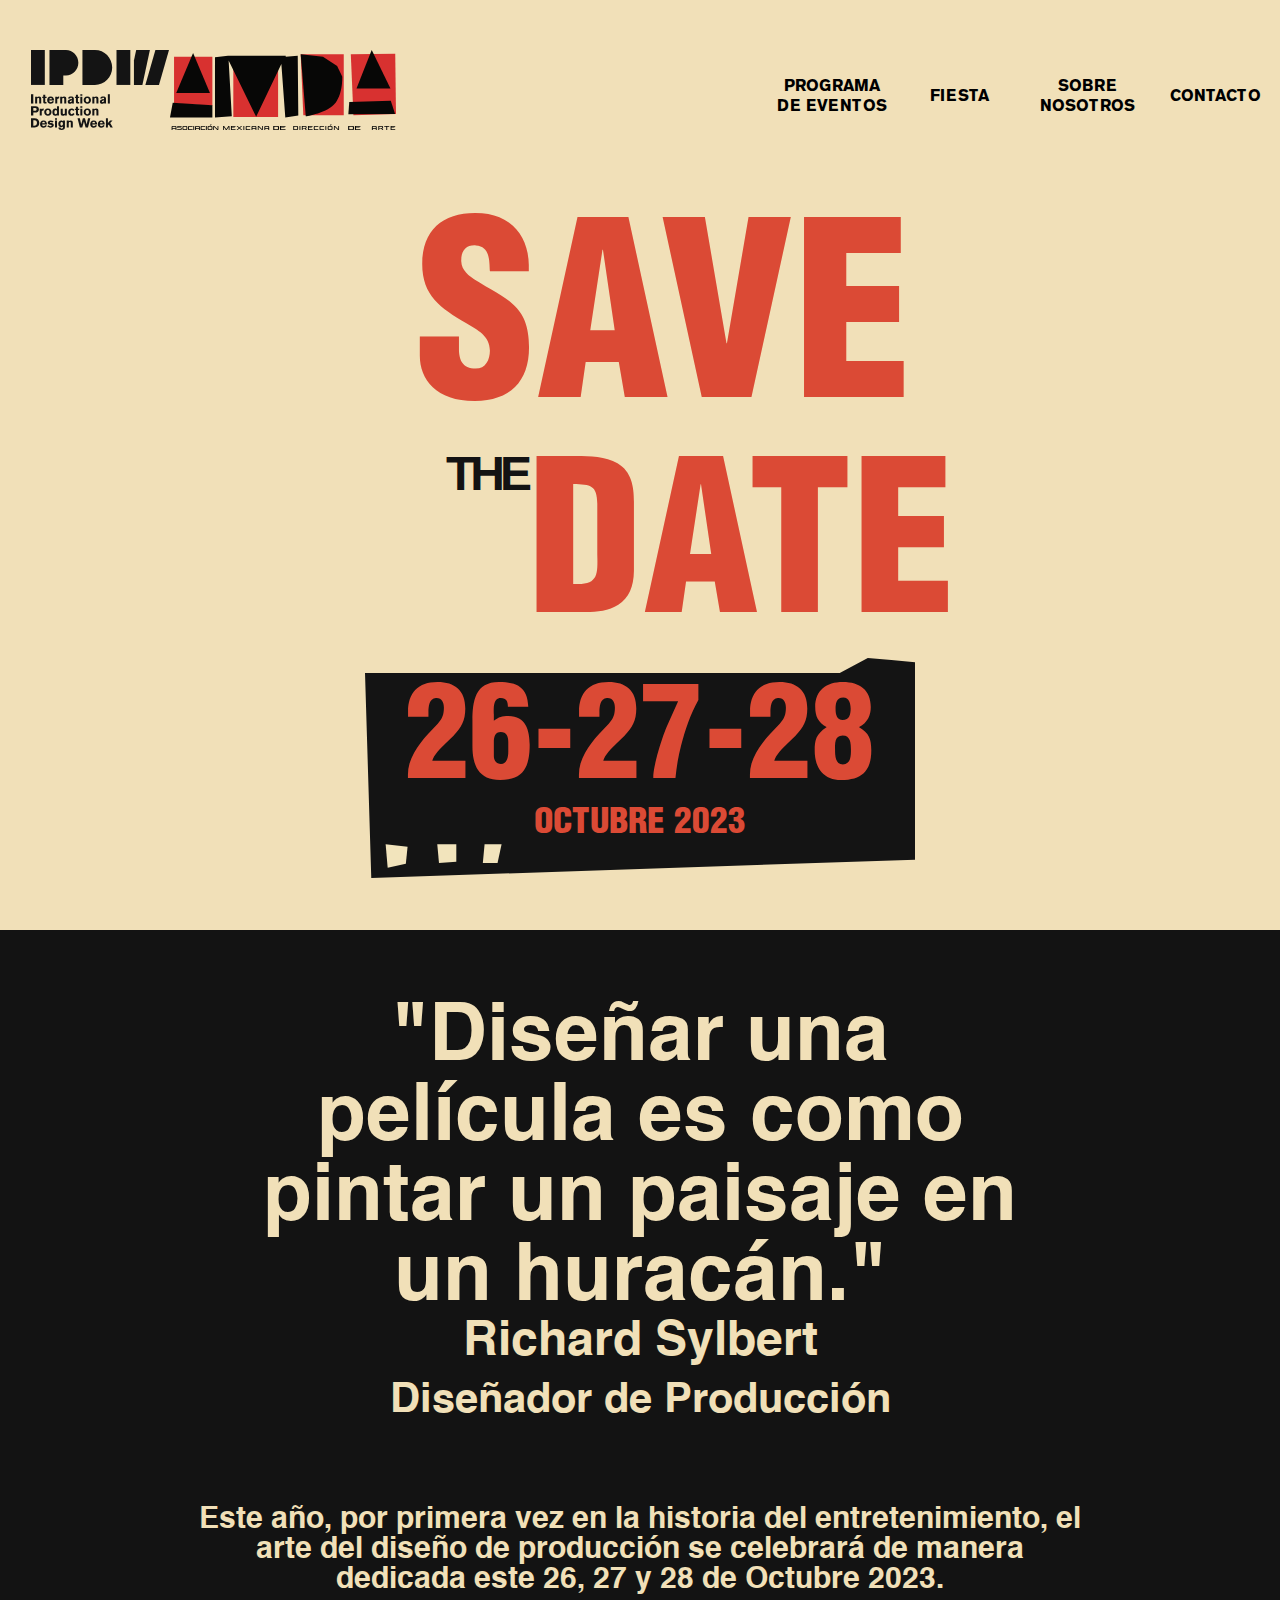
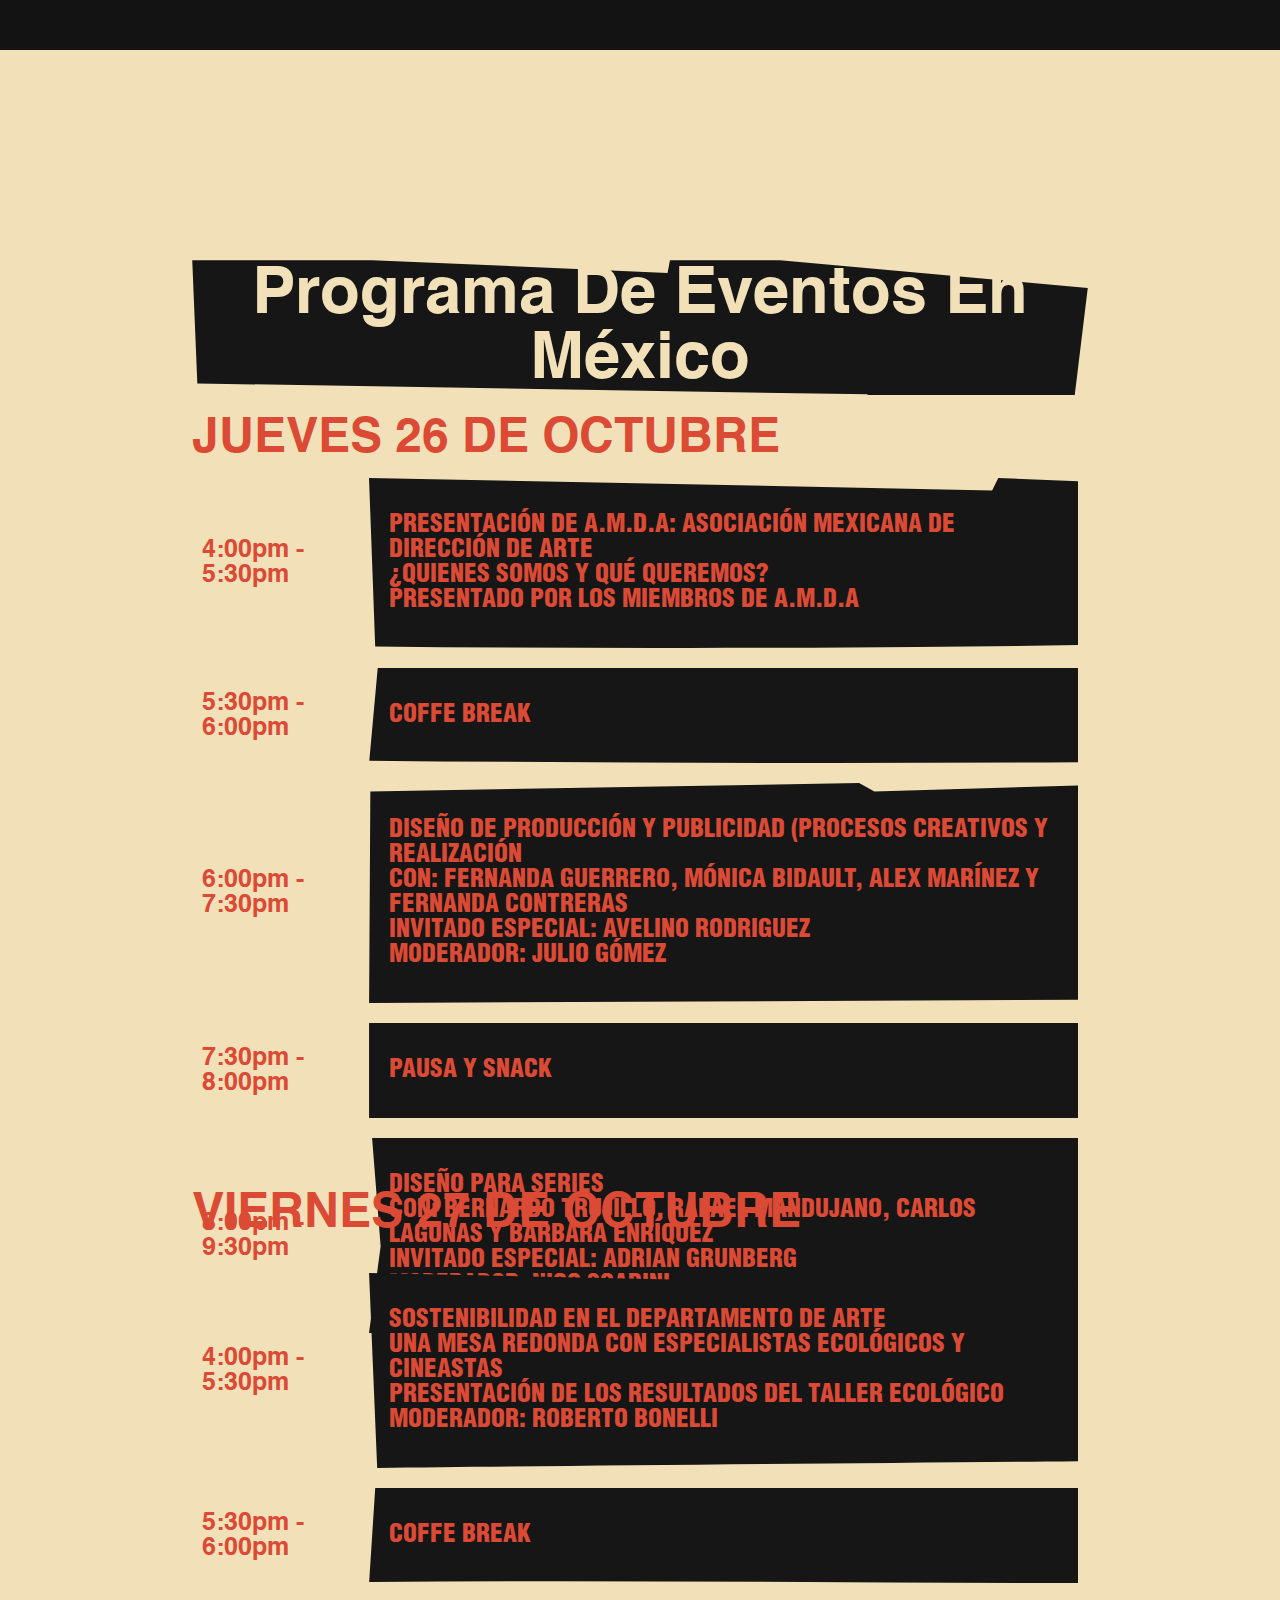
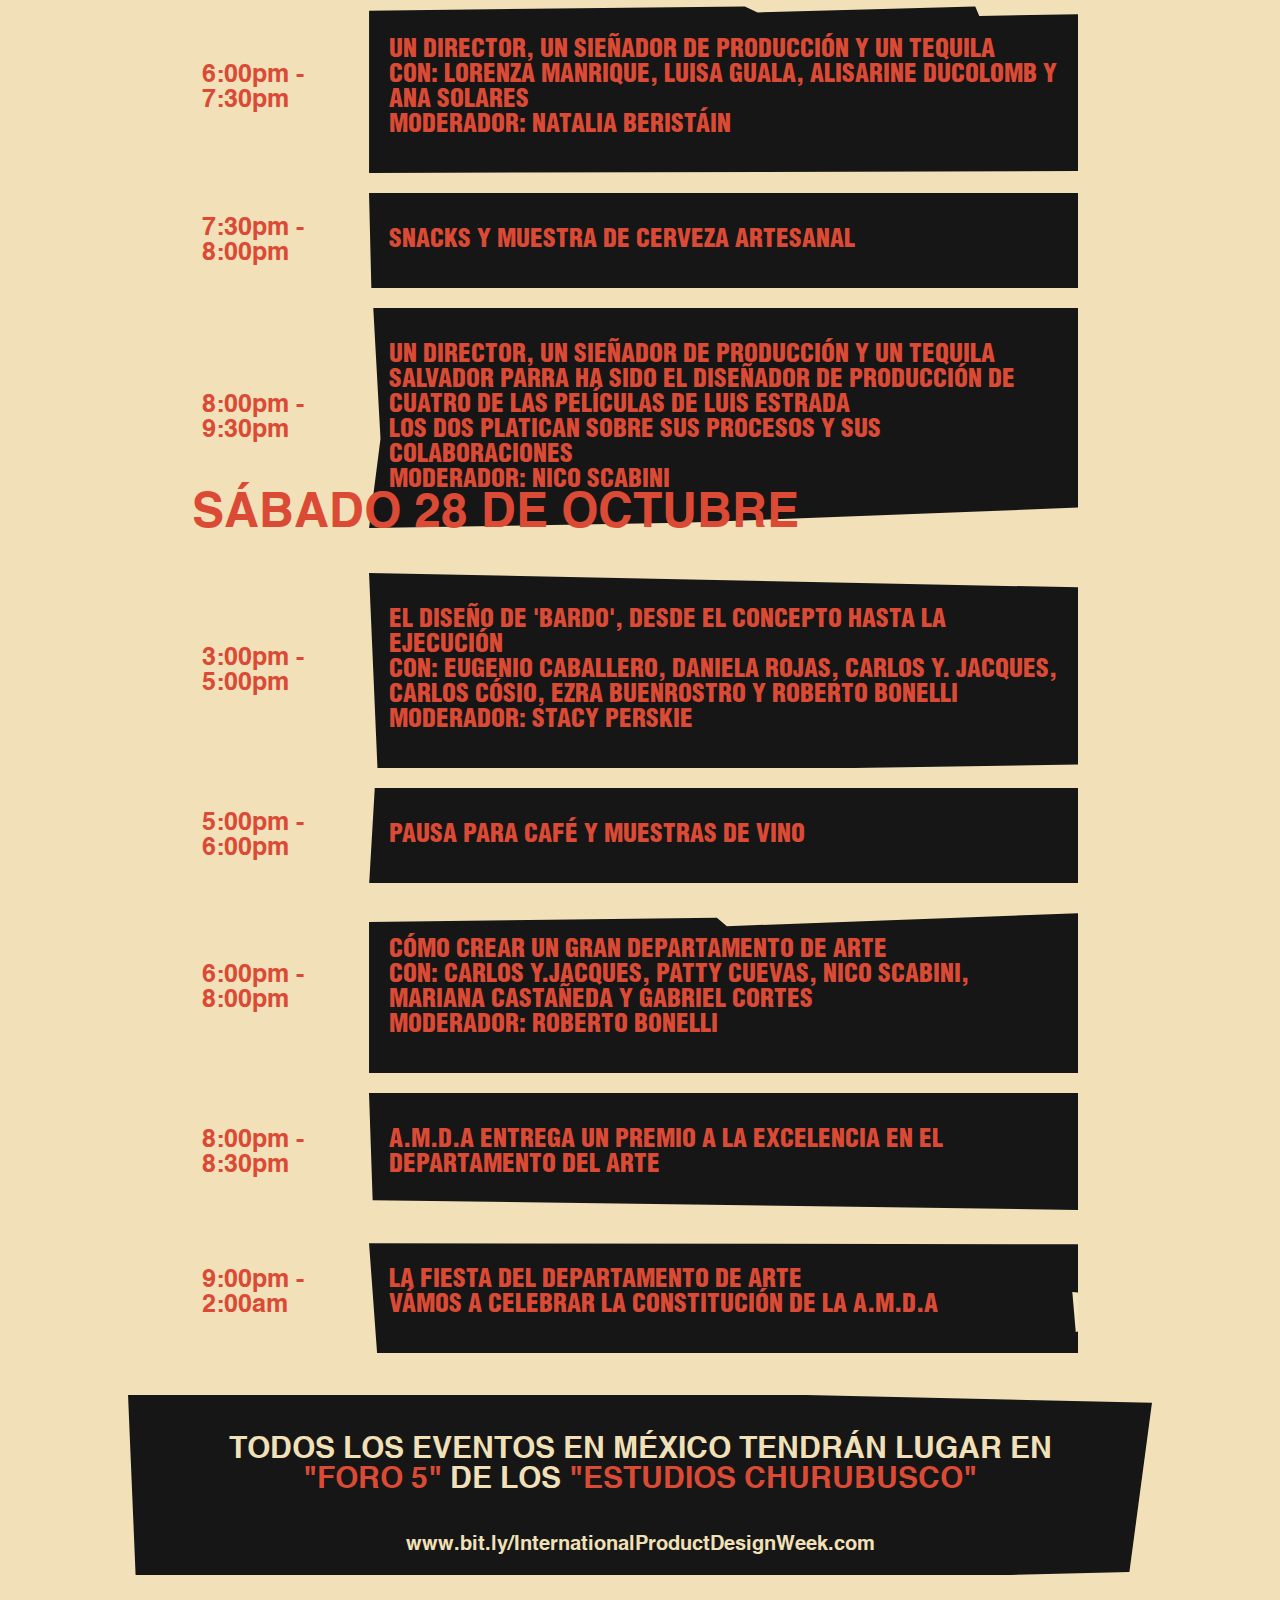
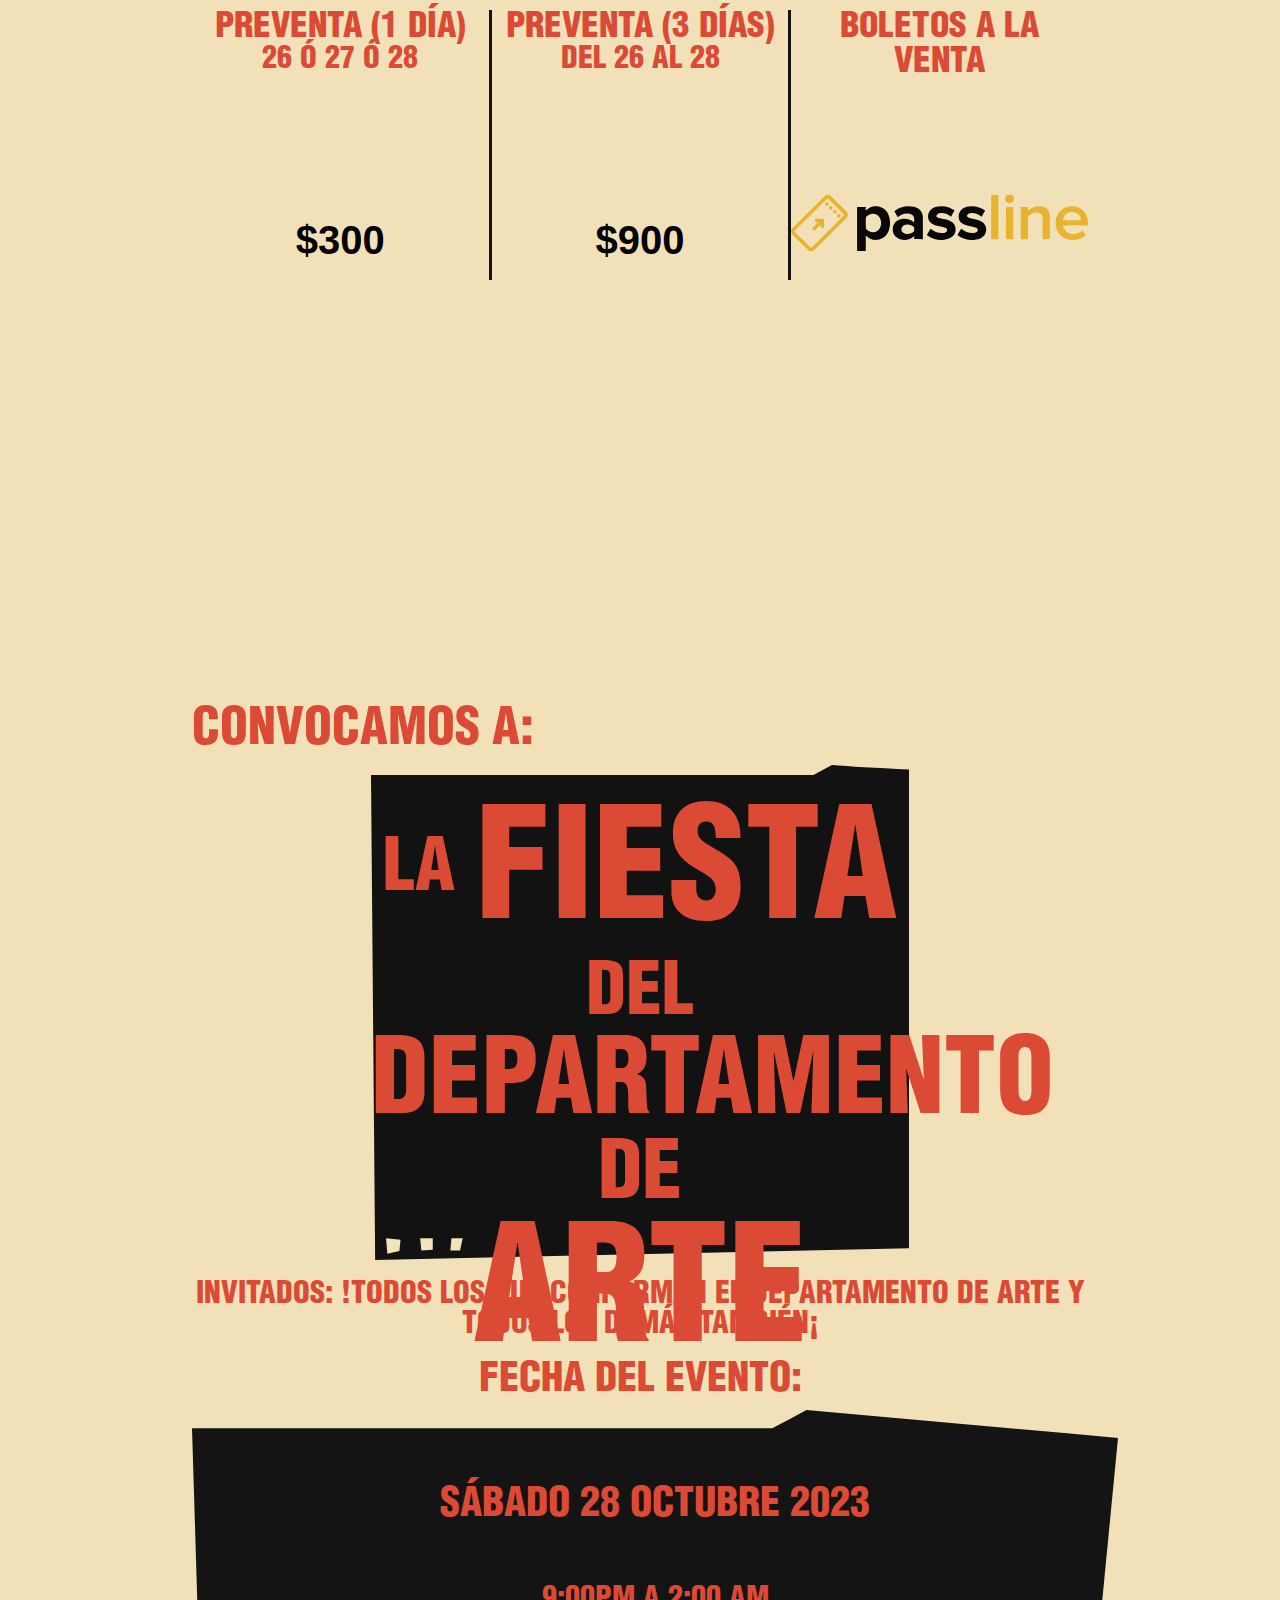
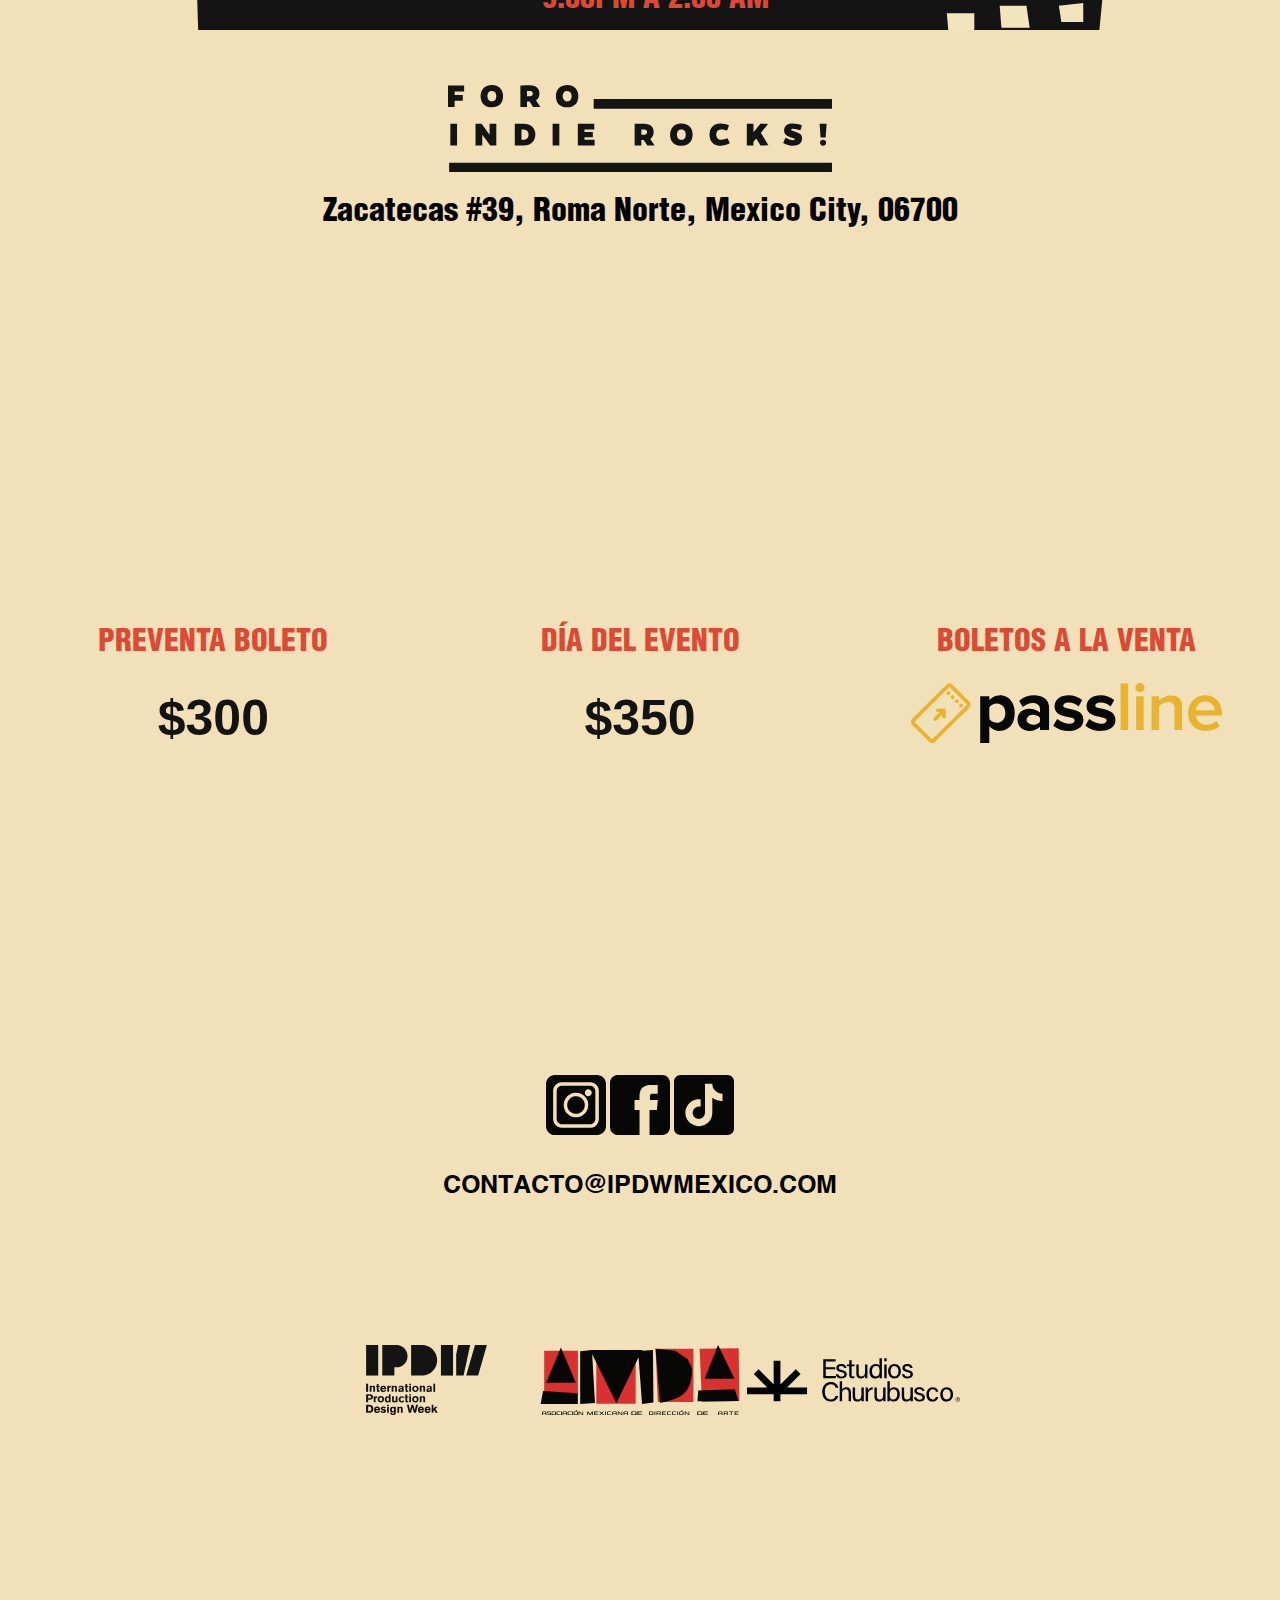
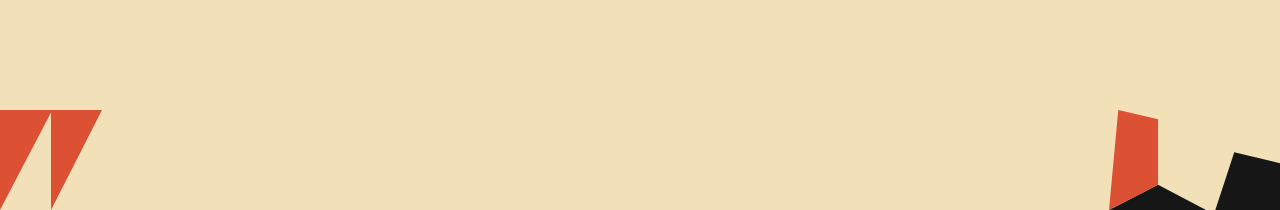
<file: index.html>
<!DOCTYPE html>
<html lang="en">

<head>
    <meta charset="UTF-8">
    <meta name="viewport" content="width=device-width, initial-scale=1.0">
    <title>Document</title>
    <link rel="stylesheet" href="css_normalizer.css">
    <link rel="stylesheet" href="styles.css">
    <link rel="stylesheet" href="svg_styles.css">
    <link rel="icon" href="Favicon-IPDW.png" sizes="32x32" />
    <link rel="icon" href="Favicon-IPDW.png" sizes="192x192" />
</head>

<body>
    <section header>
        <div class="header">
            <div class="header-logo">
                <div class="svg-logo ipdw">
                    <a href="index.html">
                        <img src="svgs/SVG-21.svg" alt="">
                    </a>
                </div>
                <div class="svg-logo amda">
                    <a href="https://www.instagram.com/amda_mx/">
                        <img src="svgs/SVG-23.svg" alt="">
                    </a>
                </div>
            </div>
            <div class="menu">
                <ul>
                    <li>
                        <a href="#Programa_de_eventos">Programa de eventos</a>
                    </li>
                    <li>
                        <a href="#Fiesta">Fiesta</a>
                    </li>
                    <li>
                        <a href="about_us.html">Sobre Nosotros</a>
                    </li>
                    <li>
                        <a href="#Contacto">Contacto</a>
                    </li>
                </ul>
            </div>
        </div>



        <div class="presentation">
            <div class="title">
                <div class="title-save">
                    <h1>SAVE</h1>
                </div>
                <div class="title-the_date">
                    <h2>THE</h2>
                    <h2>DATE</h2>
                </div>
            </div>
            <div class="date">
                <p>26-27-28</p>
                <p>OCTUBRE 2023</p>
            </div>
        </div>
    </section>

    <section details>
        <div class="details">
            <div class="details-quote">
                <p>"Diseñar una película es como pintar un paisaje en un huracán."</p>
                <p>Richard Sylbert</p>
                <p>Diseñador de Producción</p>
            </div>
            <div class="program-details">
                <p>Este año, por primera vez en la historia del entretenimiento, el arte del diseño de producción se
                    celebrará de manera dedicada este 26, 27 y 28 de Octubre 2023.</p>
            </div>
        </div>
    </section>

    <section program jueves>
        <div class="program">
            <div class="program-title" id="Programa_de_eventos">
                <h2>Programa de eventos en México</h2>
            </div>

            <div class="program-day program-jueves">
                <h1>Jueves 26 de octubre</h1>
                <ul>
                    <li>
                        <span>4:00pm - 5:30pm</span>
                        <div class="program-activities activity-1">
                            <h2>Presentación de A.M.D.A: Asociación mexicana de dirección de arte</h2>
                            <p>¿Quienes somos y qué queremos?</p>
                            <p>Presentado por los miembros de a.m.d.a</p>
                        </div>
                    </li>
                    <li>
                        <span>5:30pm - 6:00pm</span>
                        <div class="program-activities activity-2">
                            <h2>coffe break</h2>
                        </div>
                    </li>
                    <li>
                        <span>6:00pm - 7:30pm</span>
                        <div class="program-activities activity-3">
                            <h2>Diseño de producción y publicidad <small>(procesos creativos y realización</small></h2>

                            <p>Con: Fernanda Guerrero, Mónica Bidault, Alex Marínez y Fernanda Contreras</p>
                            <p>Invitado especial: Avelino rodriguez</p> <span class="span-moderador">Moderador: Julio
                                Gómez</span>
                        </div>
                    </li>
                    <li>
                        <span>7:30pm - 8:00pm</span>
                        <div class="program-activities activity-4">
                            <h2>Pausa y snack</h2>
                        </div>
                    </li>
                    <li>
                        <span>8:00pm - 9:30pm</span>
                        <div class="program-activities activity-5">
                            <h2>Diseño para series</h2>
                            <p>Con: Bernardo Trujillo, Rafael Mandujano, Carlos Lagunas y Barbara Enríquez</p>
                            <p>Invitado especial: Adrian Grunberg</p> <span class="span-moderador">Moderador: Nico
                                Scabini</span>
                        </div>
                    </li>
                </ul>
            </div>
        </div>
    </section>

    <section program viernes>
        <div class="program">
            <div class="program-day program-viernes">
                <h1>Viernes 27 de octubre</h1>
                <ul>
                    <li>
                        <span>4:00pm - 5:30pm</span>
                        <div class="program-activities activity-6">
                            <h2>Sostenibilidad en el departamento de arte</h2>
                            <p>Una mesa redonda con especialistas ecológicos y cineastas</p>
                            <p>Presentación de los resultados del taller ecológico</p>
                            <span class="span-moderador">Moderador: Roberto Bonelli</span>
                        </div>
                    </li>
                    <li>
                        <span>5:30pm - 6:00pm</span>
                        <div class="program-activities activity-7">
                            <h2>Coffe break</h2>
                        </div>
                    </li>
                    <li>
                        <span>6:00pm - 7:30pm</span>
                        <div class="program-activities activity-8">
                            <h2>Un director, un sieñador de producción y un tequila</h2>
                            <p>Con: Lorenza Manrique, Luisa Guala, Alisarine Ducolomb y Ana Solares</p>
                            <span class="span-moderador">Moderador: Natalia Beristáin</span>
                        </div>
                    </li>
                    <li>
                        <span>7:30pm - 8:00pm</span>
                        <div class="program-activities activity-9">
                            <h2>Snacks y muestra de cerveza artesanal</h2>
                        </div>
                    </li>
                    <li>
                        <span>8:00pm - 9:30pm</span>
                        <div class="program-activities activity-10">
                            <h2>Un director, un sieñador de producción y un tequila</h2>
                            <p>Salvador Parra ha sido el diseñador de producción de cuatro de las películas de luis
                                estrada</p>
                            <p>Los dos platican sobre sus procesos y sus colaboraciones</p>
                            <span class="span-moderador">Moderador: Nico Scabini</span>
                        </div>
                    </li>
                </ul>
            </div>
        </div>
    </section>


    <section program sabado>
        <div class="program">
            <div class="program-day program-sabado">
                <h1>Sábado 28 de octubre</h1>
                <ul>
                    <li>
                        <span>3:00pm - 5:00pm</span>
                        <div class="program-activities activity-11">
                            <h2>El diseño de 'Bardo', Desde el concepto hasta la ejecución</h2>
                            <p>Con: Eugenio Caballero, Daniela Rojas, Carlos Y. Jacques, Carlos Cósio, Ezra Buenrostro y
                                Roberto Bonelli</p>
                            <span class="span-moderador">Moderador: Stacy Perskie</span>
                        </div>
                    </li>
                    <li>
                        <span>5:00pm - 6:00pm</span>
                        <div class="program-activities activity-12">
                            <h2>Pausa para café y muestras de vino</h2>
                        </div>
                    </li>
                    <li>
                        <span>6:00pm - 8:00pm</span>
                        <div class="program-activities activity-13">
                            <h2>Cómo crear un gran departamento de arte</h2>
                            <p>Con: Carlos Y.Jacques, Patty Cuevas, Nico Scabini, Mariana Castañeda y Gabriel Cortes</p>
                            <span class="span-moderador">Moderador: Roberto Bonelli</span>
                        </div>

                    </li>
                    <li>
                        <span>8:00pm - 8:30pm</span>
                        <div class="program-activities activity-14">
                            <h2>A.M.D.A Entrega un premio a la excelencia en el departamento del arte</h2>
                        </div>
                    </li>
                    <li>
                        <span>9:00pm - 2:00am</span>
                        <div class="program-activities activity-15">
                            <h2>La fiesta del departamento de arte</h2>
                            <p>Vámos a celebrar la constitución de la A.M.D.A</p>
                        </div>
                    </li>
                </ul>
            </div>
        </div>
    </section>

    <section program information>
        <div class="program-information">
            <div>
                <p>Todos los eventos en méxico tendrán lugar en <br> <span class="span-impact_accent">"foro 5"</span> de
                    los
                    <span class="span-impact_accent"> "Estudios churubusco"</span>
                </p>
                <p>www.bit.ly/InternationalProductDesignWeek.com</p>

            </div>
        </div>
        <div class="pricing pricing-presale">
            <div class="price">
                <h2>Preventa (1 día)</h2>
                <p>26 ó 27 ó 28</p>
                <p>$300</p>
            </div>
            <div class="price">
                <h2>Preventa (3 días)</h2>
                <p>del 26 al 28</p>
                <p>$900</p>
            </div>
            <div class="price">
                <h2>Boletos a la venta</h2>
                <img class="price-passline" src="svgs/SVG-27.svg" alt="pass line logo">
            </div>


        </div>
    </section>

    <section invitation>
        <div class="invitation" id="Fiesta">
            <div class="invitation-content">
                <h1>Convocamos a:</h1>
                <div class="invitation-title">
                    <p><span>la</span> <span>fiesta</span> <span>del</span></p>
                    <p><span>departamento</span> <span>de</span></p>
                    <p>arte</p>
                </div>

                <h2>Invitados: !Todos los que conforman el departamento de arte y todos los demás también¡</h2>

                <h2>fecha del evento:</h2>

                <div class="invitation-date">
                    <p>Sábado 28 octubre 2023</p>
                    <p>9:00pm a 2:00 am</p>
                </div>

    </section>
    <section pricing>

        <img class="foro-indie-rocks_logo-black" src="svgs/SVG-31.svg" alt="foro indie rocks logo black">

        <h2 class="direction">
            <a
                href="https://www.google.com/maps/place/Zacatecas+39,+Roma+Nte.,+Cuauht%C3%A9moc,+06700+Ciudad+de+M%C3%A9xico,+CDMX/@19.4166268,-99.1588549,17z/data=!3m1!4b1!4m6!3m5!1s0x85d1ff24ce3de70b:0x774f4b0f82fa209f!8m2!3d19.4166268!4d-99.1562746!16s%2Fg%2F11bw3yskb3?entry=ttu">
                Zacatecas #39, Roma Norte, Mexico City, 06700
            </a>
            <div class="map">
                <div class="map-element"">
                    <div id=" google-maps-canvas" style="height:100%; width:100%;max-width:100%;"><iframe
                        style="height:100%;width:100%;border:0;" frameborder="0"
                        src="https://www.google.com/maps/embed/v1/place?q=Zacatecas+39,+Roma+Norte,+06700+Mexico+City,+CDMX,+México&key=AIzaSyBFw0Qbyq9zTFTd-tUY6dZWTgaQzuU17R8"></iframe>
                </div><a class="embed-ded-maphtml" <style>
                    #google-maps-canvas img.text-marker {
                    max-width: none !important;
                    background: none !important;
                    }

                    img {
                    max-width: none
                    }
                    </style>
            </div>
            </div>
        </h2>

        <div class="pricing pricing-same-day">
            <div class="price">
                <h2>Preventa boleto</h2>
                <p>$300</p>
            </div>
            <div class="price">
                <h2>día del evento</h2>
                <p>$350</p>
            </div>
            <div class="price">
                <h2>Boletos a la venta</h2>
                <img class="price-passline" src="svgs/SVG-27.svg" alt="pass line logo">
            </div>
        </div>
    </section>

    </div>
    </div>



    <section footer>

        <div class="footer">
            <div class="contact">
                <div class="social-media">
                    <ul>
                        <li>
                            <a href="https://www.instagram.com/ipdw_mx/"><img src="svgs/SVG-29.svg" alt=""></a>
                        </li>
                        <li>
                            <a href="https://www.facebook.com/profile.php?id=61551350223382"><img src="svgs/SVG-28.svg"
                                    alt=""></a>
                        </li>
                        <li>
                            <a href="https://www.tiktok.com/@ipdw_mex"><img src="svgs/SVG-30.svg" alt=""></a>
                        </li>
                    </ul>

                    <p>Contacto@ipdwmexico.com</p>
                </div>
            </div>

            <div class="footer-content">
                <div class="footer-logos">
                    <ul>
                        <li><img src="svgs/SVG-21.svg" alt=""></li>
                        <li><img src="svgs/SVG-23.svg" alt=""></li>
                        <li><img src="svgs/SVG-24.svg" alt=""></li>
                    </ul>
                </div>

                <div class="footer-bottom">
                    <div class="footer-svg">
                        <img src="svgs/SVG-18.svg" alt="">
                        <img src="svgs/SVG-19.svg" alt="">
                    </div>
                </div>
            </div>

        </div>
    </section>
</body>

</html>
</file>
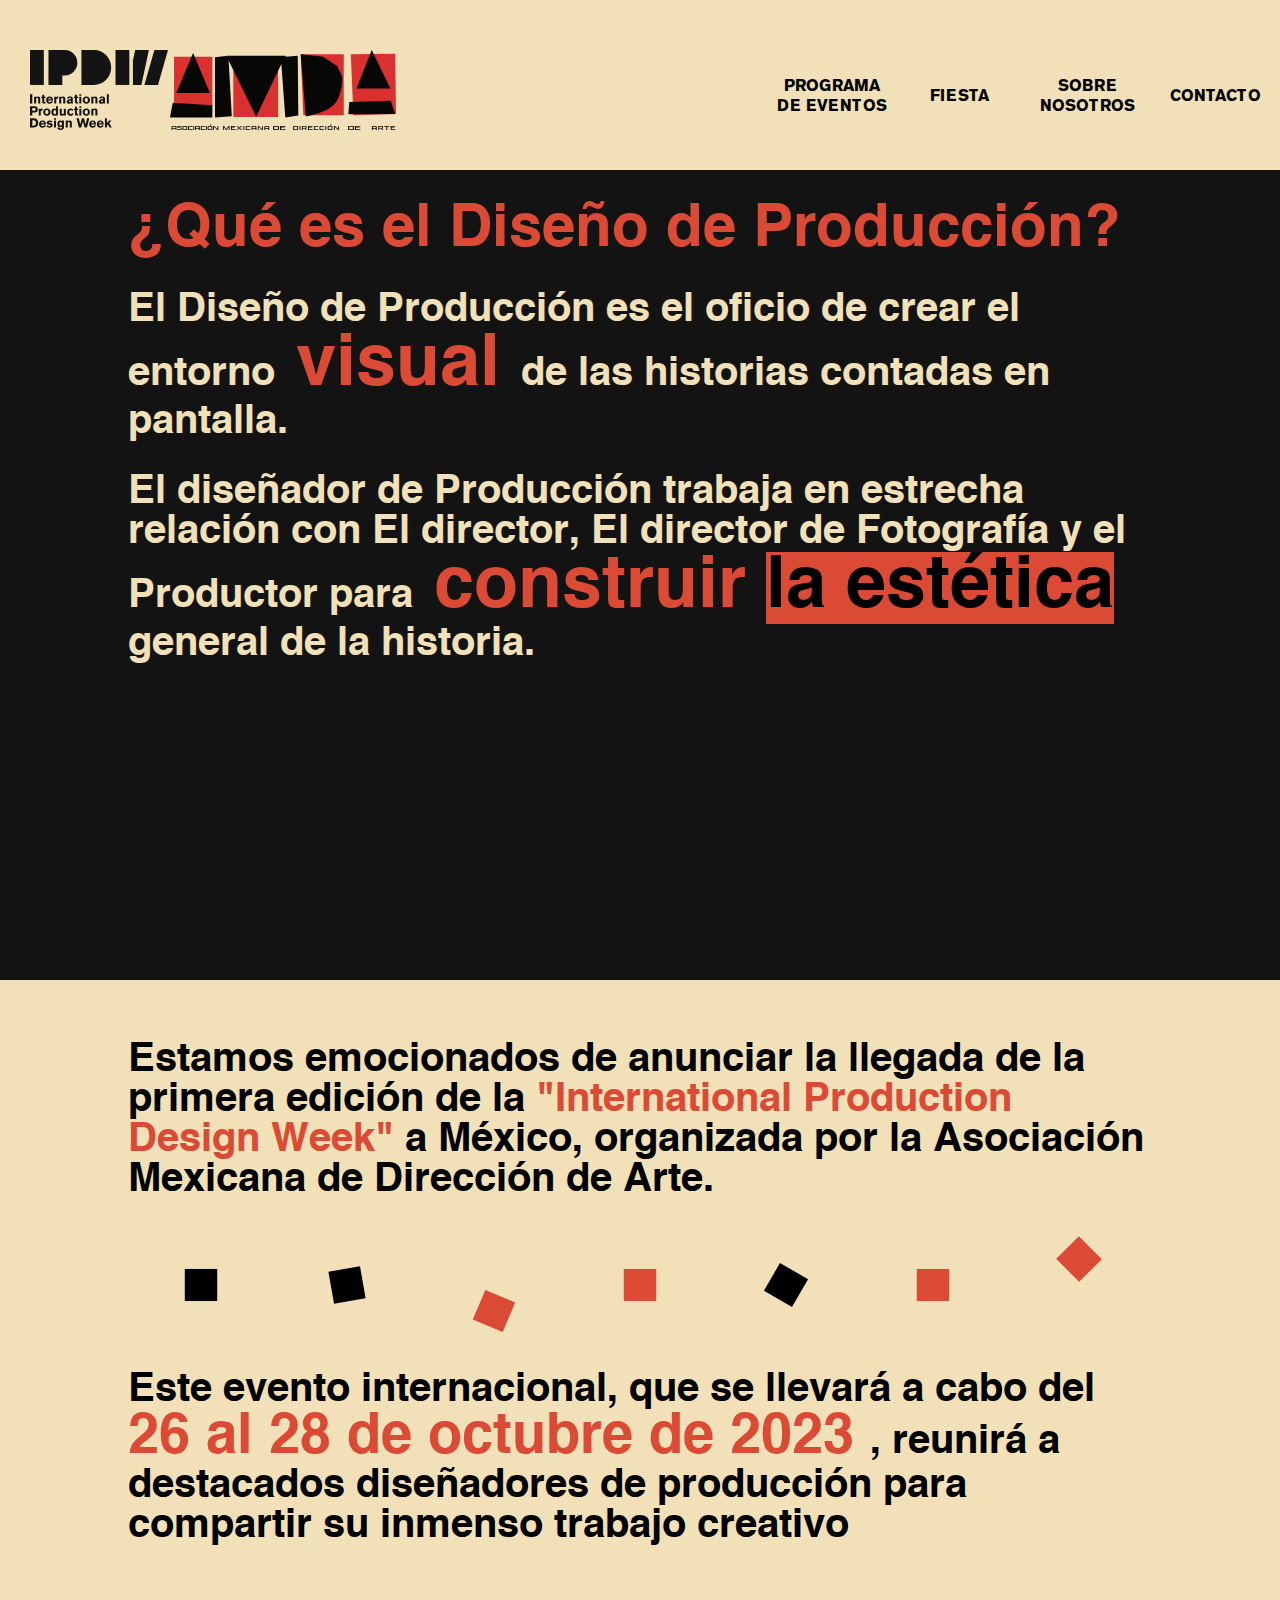
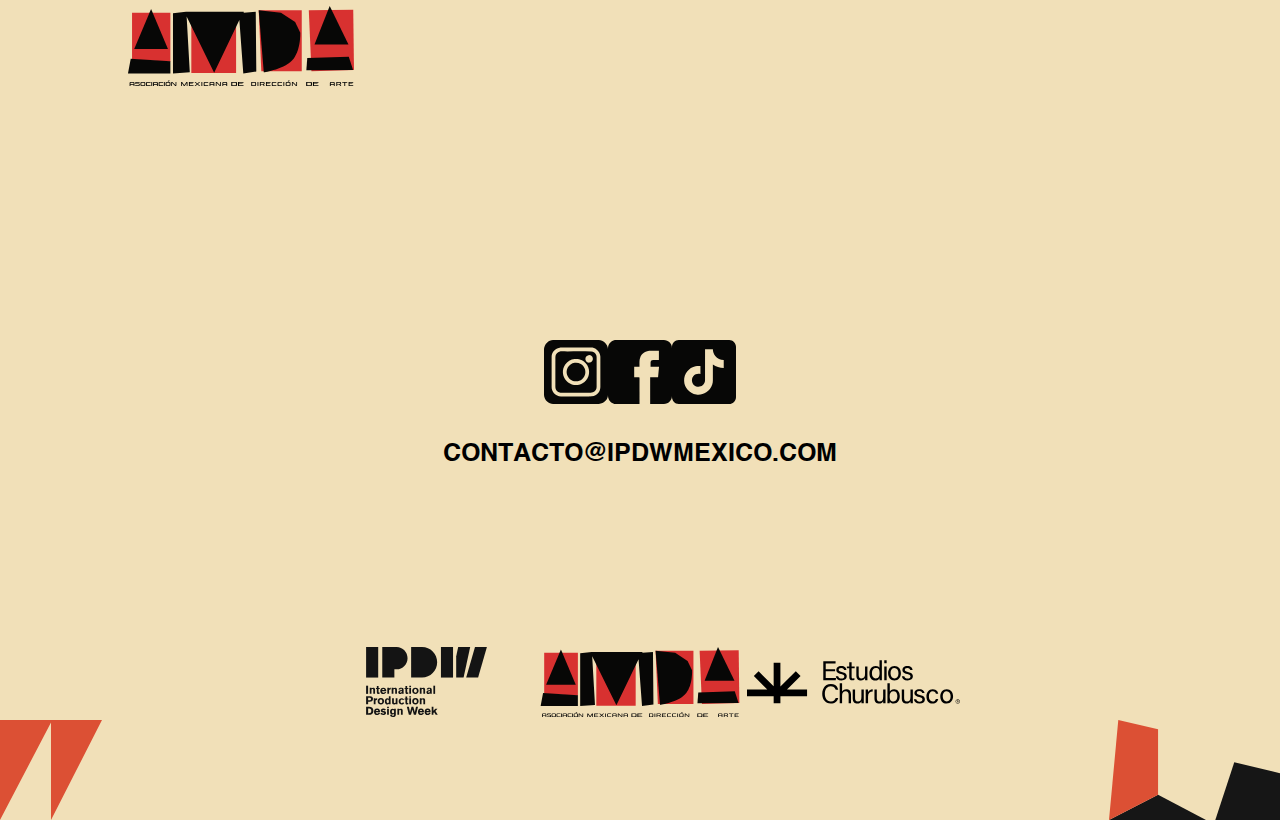
<file: about_us.html>
<!DOCTYPE html>
<html lang="en">

<head>
    <meta charset="UTF-8">
    <meta name="viewport" content="width=device-width, initial-scale=1.0">
    <title>About us</title>
    <link rel="icon" href="Favicon-IPDW.png" sizes="32x32" />
    <link rel="icon" href="Favicon-IPDW.png" sizes="192x192" />
    <link rel="stylesheet" href="css_normalizer.css">
    <link rel="stylesheet" href="styles.css">
    <link rel="stylesheet" href="svg_styles.css">
    <link rel="stylesheet" href="about_us.css">
</head>

<body>
    <div class="header">
        <div class="header-logo">
            <div class="svg-logo ipdw">
                <a href="index.html">
                    <img src="svgs/SVG-21.svg" alt="">
                </a>
            </div>
            <div class="svg-logo amda">
                <a href="https://www.instagram.com/amda_mx/">
                    <img src="svgs/SVG-23.svg" alt="">
                </a>
            </div>
        </div>
        <div class="menu">
            <ul>
                <li>
                    <a href="#Programa_de_eventos">Programa de eventos</a>
                </li>
                <li>
                    <a href="#Fiesta">Fiesta</a>
                </li>
                <li>
                    <a href="about_us.html">Sobre Nosotros</a>
                </li>
                <li>
                    <a href="#Contacto">Contacto</a>
                </li>
            </ul>
        </div>
    </div>
    <div class="container">
        <div class="about-us">

            <div class="about-us-content">
                <h1>¿Qué es el Diseño de Producción?</h1>
                <p>El Diseño de Producción
                    es el oficio de crear el
                    entorno <span>visual</span> de las
                    historias contadas en
                    pantalla.
                </p>

                <p>El diseñador de Producción trabaja
                    en estrecha relación con El director,
                    El director de Fotografía y el
                    Productor para <span>construir
                        <mark>la estética</mark>
                    </span>
                    general de la historia.</p>
            </div>
        </div>

        <div class="about-us-info">
            <div class="about-us-info-content">
                <p>Estamos emocionados de
                    anunciar la llegada de la
                    primera edición de la
                    <span>"International Production Design Week"</span> a
                    México,
                    organizada por la Asociación
                    Mexicana de Dirección de Arte.
                </p>
                <div class="squares">
                    <div class="square"></div>
                    <div class="square"></div>
                    <div class="square"></div>
                    <div class="square"></div>
                    <div class="square"></div>
                    <div class="square"></div>
                    <div class="square"></div>
                </div>
                <p>Este evento internacional, que se
                    llevará a cabo del <span>26 al 28 de octubre
                        de 2023 </span>, reunirá a destacados
                    diseñadores de producción para
                    compartir su inmenso trabajo creativo</p>
                <div class="svg-logo amda">
                    <a href="https://www.instagram.com/amda_mx/">
                        <img src="svgs/SVG-23.svg" alt="">
                    </a>
                </div>
            </div>
        </div>

    </div>
    <div class="footer">
        <div class="contact">
            <div class="social-media">
                <ul>
                    <li><img src="svgs/SVG-29.svg" alt=""></li>
                    <li><img src="svgs/SVG-28.svg" alt=""></li>
                    <li><img src="svgs/SVG-30.svg" alt=""></li>
                </ul>

                <p>Contacto@ipdwmexico.com</p>
            </div>
        </div>

        <div class="footer-content">
            <div class="footer-logos">
                <ul>
                    <li><img src="svgs/SVG-21.svg" alt=""></li>
                    <li><img src="svgs/SVG-23.svg" alt=""></li>
                    <li><img src="svgs/SVG-24.svg" alt=""></li>
                </ul>
            </div>

            <div class="footer-bottom">
                <div class="footer-svg">
                    <img src="svgs/SVG-18.svg" alt="">
                    <img src="svgs/SVG-19.svg" alt="">
                </div>
            </div>
        </div>

</body>

</html>
</file>
<file: styles.css>
:root {

    --primary: #F1E0B8;
    --secondary: #131313;
    --text: #131313;
    --accent: #DB4A35;
    --accent2: #8f2818;
}

/* width */
::-webkit-scrollbar {
    width: 30px;
}

/* Track */
::-webkit-scrollbar-track {
    background: rgba(255, 0, 0, 0);
}

/* Handle */
::-webkit-scrollbar-thumb {
    background: var(--accent);
}

/* Handle on hover */
::-webkit-scrollbar-thumb:hover {
    background: var(--accent2);
    cursor: pointer;
}

::-webkit-scrollbar:hover {
    cursor: pointer;
}

@font-face {
    font-family: 'Akzidenz-Grotesk Pro';
    src: url(fonts/AkzidenzGroteskPro-Regular.ttf);
    /* src: url(fonts/AkzidenzGroteskPro-Regular.eot); */
    font-weight: normal;
}

@font-face {
    font-family: 'Akzidenz-Grotesk Pro';
    src: url(fonts/AkzidenzGroteskPro-Bold.woff2);
    /* src: url(fonts/AkzidenzGroteskPro-Regular.eot); */
    font-weight: bold;
}

@font-face {
    font-family: 'Helvetica Bold';
    src: url(fonts/Helvetica-Bold-Font.ttf);
    /* src: url(fonts/AkzidenzGroteskPro-Regular.eot); */
}

@font-face {
    font-family: 'Helvetica Black Condensed';
    src: url(fonts/Helvetica-Black-Condensed.otf);
    /* src: url(fonts/AkzidenzGroteskPro-Regular.eot); */
}

html {
    scroll-snap-type: y mandatory;
}

section {
    scroll-behavior: smooth;
    scroll-snap-align: start;
    height: 100vh;
    text-align: center;
    font-family: 'Helvetica Black Condensed';
    /* border: purple solid; */
    position: relative;
}

body {
    background-color: var(--primary);
}

h1 {
    color: var(--accent);
}

.header {
    width: 100%;
    height: 10vh;
    display: flex;
    margin: 30px 0px;
    padding-top: 20px;
}

.menu a {
    font-family: inherit;
    color: inherit;
    text-decoration: none;
}


.header-logo {
    width: 30%;
    display: flex;
    height: inherit;
    margin: 0px 30px;
}

.svg-logo {
    width: 100%;
}

.header-logo>div:nth-child(1) {}

.header-logo>div:nth-child(2) {}


.svg-logo img {
    height: 80px;
}

.menu {
    width: 70%;
    font-size: medium;
    height: inherit;
}

.menu ul {
    display: flex;
    height: inherit;
    align-items: center;
    width: 60%;
    margin: auto;
    margin-left: 40%;
}

.menu li {
    margin: 0px 5px;
    font-family: 'Akzidenz-Grotesk Pro';
    font-weight: bold;
    text-transform: uppercase;
    font-style: normal;
    display: table;
    text-align: center;
    width: 100%;
    /* line-height: 10%; */
    /* letter-spacing: -0.36px; */
}

.menu li>a {
    line-height: 20px;
}

.menu li>a:hover {
    text-decoration: underline;
    text-decoration-thickness: 3px;
}

.presentation {
    padding-top: 40px;
    height: 85vh;
}

.title {
    display: flex;
    flex-direction: column;
    width: 35%;
    margin: auto;
    font-stretch: semi-condensed;

}

.title-save {
    color: var(--accent);
    font-size: 15em;
    font-stretch: expanded;
    margin-right: 60px;
}

.title-the_date {
    display: flex;
    margin: auto;
}

.title-the_date h2:nth-child(1) {
    color: var(--secondary);
    font-size: 3em;
    font-family: Helvetica;
    font-weight: 900;
    letter-spacing: -5px;
    margin-left: 30px;
}

.title-the_date h2:nth-child(2) {
    color: var(--accent);
    font-size: 13em;
}

.date {
    background-image: url(svgs/SVG-35.svg);
    height: 20vh;
    width: 43%;
    display: block;
    margin: auto;
    background-repeat: no-repeat;
    background-size: cover;
    color: var(--accent);
    text-align: center;
    padding-top: 20px;
    padding-bottom: 20px;
}

.date :nth-child(1) {
    font-size: 8em;
}

.date :nth-child(2) {
    font-size: 35px;
}

.details {
    background-color: var(--secondary);
    height: 80vh;
    color: var(--primary);
    font-family: "Helvetica Bold";
    display: flex;
    flex-direction: column;
}

.details-quote {
    width: 60%;
    margin: auto;
    padding-top: 30px;
    height: 60%;
}

.details-quote p:first-child {
    font-size: 80px;

}

.details-quote p:nth-child(2) {
    font-size: 3em;
    margin-bottom: 15px;
}

.details-quote p:nth-child(3) {

    font-size: 2.6em;

}

.program-details {
    height: 15%;
    width: 70%;
    margin: auto;
}

.program-details p {
    text-transform: initial;
    font-size: 30px;
}

.program {
    height: auto;
    width: 70%;
    margin: auto;

}

.program-title {
    background-image: url(svgs/SVG-01.svg);
    min-height: 100%;
    height: 15vh;
    width: 100%;
    display: table;
    text-align: center;

    background-repeat: no-repeat;
    background-size: cover;
    margin-top: 30px;
    margin-bottom: 20px;
}

.program-title h2 {
    color: var(--primary);
    text-transform: capitalize;
    font-size: 65px;
    font-family: "Helvetica Bold";
    /* padding-top: 30px; */
    display: table-cell;
    vertical-align: middle
        /* vertical-align: middle; */
}

.program-day {
    color: var(--accent);
    height: 100vh;
}

.program-day h1 {
    font-size: 3em;
    text-align: left;
    text-transform: uppercase;
    margin-bottom: 5px;
    font-family: "Helvetica Bold";
}

.program-day li>span {
    font-size: 25px;
    text-align: left;
    font-family: "Helvetica Bold";
    margin-bottom: 5px;

}

.program-day span {
    /* vertical-align: ; */
}

.program-day li {
    display: flex;
    flex-direction: row;
    /* background-color: #db4b357b; */
    padding: 10px;
}

.program-day li span {
    width: 20%;
    margin: auto;
}

.program-day li div:nth-child(1) {
    /* background-color: #9c1818; */
    /* background-image: url(svgs/SVG-02.svg); */
}

.program-activities {
    height: fit-content;
    width: 80%;
    display: block;
    margin: auto;
    background-repeat: no-repeat;
    background-size: cover;
    padding: 35px 20px;
    text-align: left;
    text-transform: uppercase;
    font-size: 25px;
}

.program-jueves,
.program-viernes,
.program-sabado {
    margin-bottom: 50px;
}

.program-viernes>h1,
.program-sabado>h1 {
    margin-bottom: 25px;
    padding-top: 30px;
}

.activity-1 {
    background-image: url(svgs/SVG-02.svg);
}

.activity-2 {
    background-image: url(svgs/SVG-03.svg);
}

.activity-3 {
    background-image: url(svgs/SVG-04.svg);
}

.activity-4 {
    background-image: url(svgs/SVG-05.svg);
}

.activity-5 {
    background-image: url(svgs/SVG-06.svg);
}

.activity-6 {
    background-image: url(svgs/SVG-07.svg);
}

.activity-7 {
    background-image: url(svgs/SVG-08.svg);
}

.activity-8 {
    background-image: url(svgs/SVG-09.svg);
}

.activity-9 {
    background-image: url(svgs/SVG-10.svg);
}

.activity-10 {
    background-image: url(svgs/SVG-11.svg);
}

.activity-11 {
    background-image: url(svgs/SVG-12.svg);
}

.activity-12 {
    background-image: url(svgs/SVG-13.svg);
}

.activity-13 {
    background-image: url(svgs/SVG-14.svg);
}

.activity-14 {
    background-image: url(svgs/SVG-15.svg);
}

.activity-15 {
    background-image: url(svgs/SVG-16.svg);
}

.span-impact_accent {
    color: var(--accent);
}

.span-moderador {}

.program-information {
    background-image: url(svgs/SVG-17.svg);
    height: 20vh;
    width: 80%;
    display: block;
    margin: auto;
    background-repeat: no-repeat;
    background-size: cover;
    color: var(--primary);
    text-align: center;
    text-transform: uppercase;
    font-family: "Helvetica Bold";
    display: table;
    text-align: center;
    margin-top: 35px;
    margin-bottom: 35px;
}

.program-information div:first-child {
    /* padding: 10px 50px; */
    display: table-cell;
    vertical-align: middle
}

.program-information p:nth-child(1) {
    font-size: 30px;
    padding-top: 20px;
    padding-bottom: 20px;
    text-transform: uppercase;
    font-family: "Helvetica Bold";
    /* font-size: 15px; */
    /* color: purple; */
}

.program-information p:nth-child(2) {
    margin-top: 20px;
    text-transform: initial;
    font-family: "Helvetica Bold";
    font-size: 20px;
}

.pricing {
    display: flex;
    flex-direction: row;
    margin: auto;
    width: 70%;
    margin-top: 30px;
    margin-bottom: 50px;
}

.direction {
    font-size: 2em;
}

.pricing-presale {
    height: 30vh;
}

.pricing-presale div:nth-child(1) {
    border-right: var(--text) solid;
}

.pricing-presale div:nth-child(3) {
    border-left: var(--text) solid;
}

.price {
    width: 100%;
    /* background-color: #9c181891; */
    position: relative;
    text-align: center;
    text-transform: uppercase;
}

.price h2 {
    color: var(--accent);
    font-size: 35px;
}

.price p:nth-child(2) {
    color: var(--accent);
    font-size: 30px;
    padding: 0px 25px;
}

.price p:nth-child(3) {
    font-size: 40px;
    font-family: Helvetica;
    position: absolute;
    bottom: 0;
    left: 0;
    right: 0;
    margin: auto;
    transform: translateY(-50%);
    font-weight: 900;
}

.price-passline {
    position: absolute;
    bottom: 0;
    left: 0;
    right: 0;
    margin: auto;
    transform: translateY(-50%);
    /* font-weight: 90 */
    max-height: 60px;
}

.invitation {
    height: fit-content;
    width: 100%;
    /* margin-top: 30px; */
    /* border-top: solid var(--secondary); */
    position: relative;
    color: var(--accent);
}

/* .invitation::before {
    content: '';
    display: block;
    position: absolute;
    top: 0;
    width: 70%;
    left: 15%;
    border-top: solid var(--secondary);
} */

.invitation-content {
    width: 70%;
    margin: auto;
    text-transform: uppercase;
    height: auto;
}

.invitation-content>h1:first-child {
    font-size: 50px;
    text-align: left;
    padding: 10px 0px 10px 0px;
}

.invitation-title {
    background-image: url(svgs/SVG-33.svg);
    height: 55vh;
    width: 60%;
    display: block;
    margin: auto;
    background-repeat: no-repeat;
    background-size: cover;
    color: var(--accent);
    font-size: 5em;
    text-transform: uppercase;
}

.invitation-title>p:first-child {
    /* height: inherit; */
    padding-top: 35px;
}

.invitation-title>p:first-child>span:first-child {
    /* color: yellow; */
    font-size: .9em;
    vertical-align: super;
}

.invitation-title>p:first-child>span:nth-child(2) {
    /* color: rgb(196, 134, 0); */
    font-size: 1.9em;
}

.invitation-title>p:first-child>span:nth-child(3) {
    /* color: rgb(104, 72, 2); */
    font-size: .9em;
}

.invitation-title>p:nth-child(2)>span:nth-child(1) {
    /* color: rgb(200, 176, 125); */
    font-size: 1.3em;
}

.invitation-title>p:nth-child(2)>span:nth-child(2) {
    /* color: rgb(200, 176, 125); */
    font-size: 1em;
}

.invitation-title>p:nth-child(3) {
    /* color: rgb(197, 136, 5); */
    font-size: 2em;
}

.invitation-content>h2:nth-child(3) {

    margin-top: 20px;
    font-size: 30px;
    padding-bottom: 20px;
}

.invitation-content>h2:nth-child(4) {
    font-size: 40px;
    /* color: rgb(128, 0, 122); */
    padding-bottom: 10px;

}

.invitation-date {
    background-image: url(svgs/SVG-35.svg);
    width: 100%;
    display: block;
    margin: auto;
    background-repeat: no-repeat;
    background-size: cover;
    color: var(--accent);
    font-size: 40px;
    text-transform: uppercase;
    padding: 15px;
    margin-bottom: 20px;
}

.invitation-date p {
    margin-top: 60px;
}

.invitation-date p:nth-child(2) {
    font-size: 30px;
}

.invitation-content>h2:nth-child(7) {
    margin-top: 20px;
    font-size: 20px;
}

.foro-indie-rocks_logo-black {
    width: 30%;
    margin-top: 90px;
    margin-bottom: 20px;
}

.map {
    width: 100%;
    height: auto;
    padding-top: 60px;
}

.map-element {
    text-decoration: none;
    overflow: hidden;
    max-width: 100%;
    width: 50%;
    height: 250px;
    margin: auto;
}

.pricing-same-day {
    padding-top: 50px;
    text-transform: uppercase;
    width: 100%;
    height: 15vh;
}

.pricing-same-day .price {
    margin: 10px 0px;
}


.pricing-same-day>.price h2 {
    font-size: 30px;
}

.pricing-same-day>.price p:nth-child(2) {
    color: var(--secondary);

    font-size: 50px;
    font-family: Helvetica;
    position: absolute;
    bottom: 0;
    left: 0;
    right: 0;
    margin: auto;
    font-weight: 900;

}

.pricing-same-day .price-passline {
    position: absolute;
    bottom: 0;
    left: 0;
    right: 0;
    margin: auto;
    transform: translateY(0%);
    max-height: 60px;
    font-weight: 90
}

.pricing-same-day div:nth-child(1) {
    border-right: var(--text);
}

.pricing-same-day div:nth-child(3) {
    border-left: var(--text);
}

/* _______footer_________ */


.footer {
    /* background-color: #7b131364; */
    height: 100%;
    text-align: center;
    display: flex;
    flex-direction: column;
}

.contact {
    padding-top: 20vh;
    height: 30%;
}

.social-media {
    margin-bottom: 20vh;
    /* padding-top: ; */
}

.social-media ul {
    display: flex;
    width: 15%;
    margin: auto;
}

.social-media li {
    width: 100%;
    margin: auto;
}

.social-media li>a>img {
    height: 60px;
}

.social-media p {
    /* background-color: #DB4A35; */
    width: 100%;
    font-family: "Helvetica bold";
    text-transform: uppercase;
    margin: auto;
    margin: 35px auto;
    font-size: 25px;
}

.footer-content {
    width: 100%;
    height: 70%;
}

.footer-logos {
    width: 50%;
    margin: auto;
    height: 50%;
}

.footer-content ul {
    display: flex;
    width: 100%;
}

.footer-content li {
    width: 100%;
    /* padding: 0px 40px; */
}

.footer-content .footer-logos li>img {
    /* background-color: rgb(79, 37, 194); */
    height: 70px;
    width: 100%;
}

.footer-bottom {
    position: relative;
    width: 100%;
    height: 31%;
}

.footer-svg {
    position: absolute;
    bottom: 0;
    width: 100%;
    height: inherit;
}

.footer-svg img:nth-child(1) {
    height: 100px;
    position: absolute;
    bottom: 0;
    left: 0;
    transform: translateY(100%);
}

.footer-svg img:nth-child(2) {
    height: 100px;
    position: absolute;
    bottom: 0;
    right: 0;

    transform: translateY(100%);
}
</file>
<file: svg_styles.css>
.st0{fill:#F3E3BB;}
.st1{fill:#161616;}
.st2{fill:#141414;}
.st3{fill:#D83130;}
.st4{fill:#070706;}
.st5{fill:#DC5034;}
.st6{fill:#F3E5BE;}
.st7{fill:#FFFFFF;}
.st8{fill:#121212;}
.st9{fill:#E8B42F;}
.st10{fill:#080808;}
.st11{display:none;}
.st12{display:inline;}
.st13{display:inline;fill:#F3E5BE;}
.st14{display:inline;fill:#161616;}
.st15{display:inline;fill:#DC5034;}
.st16{fill:#DC4D36;}
</file>
<file: about_us.css>
.about-us {
    height: 90vh;
    background-color: var(--secondary);
    color: var(--primary);
    width: 100%;
}

.about-us-content {
    width: 80%;
    margin: auto;
    height: auto;
}

.about-us h1 {
    font-size: 60px;
    padding-top: 30px;
    padding-bottom: 30px;
    font-family: "Helvetica bold";
}

.about-us p {
    font-size: 40px;
    font-family: "Helvetica Bold";
    margin-bottom: 30px;
}

.about-us p>span:nth-child(1) {
    color: var(--accent);
    font-size: 1.8em;
    padding: 0px 10px;
}

.about-us p>span:nth-child(2) {
    color: var(--accent);
    font-size: 1.8em;
    padding: 0px 10px;
    line-height: 25px;
}

.about-us mark {
    background-color: var(--accent);
    color: black;
}

.about-us-info {
    height: 80vh;
    width: 100%;
    font-size: 40px;

    font-family: "Helvetica bold";
}

.squares {
    height: 50px;
    width: 100%;
    display: flex;
}

.square {
    background-image: url(svgs/orange-square.svg);
    height: 50px;
    width: 50px;
    margin: auto;
    background-repeat: no-repeat;
    background-size: cover;
}


.squares>.square:nth-child(3) {
    margin-top: 26px;
}

.squares>.square:nth-child(1) {

    filter: brightness(0%);
}

.squares>.square:nth-child(2) {
    filter: brightness(0%);
    rotate: 80deg;
}

.squares>.square:nth-child(3) {
    rotate: 23deg;
}

.squares>.square:nth-child(5) {
    /* margin-top: 26px; */
    filter: brightness(0%);
    rotate: 30deg;
}

.squares>.square:nth-child(7) {
    margin-top: -26px;
    rotate: 45deg;
}

.about-us-info-content {
    width: 80%;
    margin: auto;
}

.about-us-info-content p:first-child {
    /* color: firebrick; */
    margin-top: 60px;
    margin-bottom: 60px;

}

.about-us-info-content p:first-child span {
    color: var(--accent)
}

.about-us-info-content p:nth-child(3) {
    /* color: green; */
    margin-top: 60px;
    margin-bottom: 60px;

}

.about-us-info-content p:nth-child(3) span {
    color: var(--accent);
    font-size: 1.4em;
}
</file>
<file: css_normalizer.css>
html,
body,
div,
span,
applet,
object,
iframe,
h1,
h2,
h3,
h4,
h5,
h6,
p,
blockquote,
pre,
a,
abbr,
acronym,
address,
big,
cite,
code,
del,
dfn,
em,
img,
ins,
kbd,
q,
s,
samp,
small,
strike,
strong,
sub,
sup,
tt,
var,
b,
u,
i,
center,
dl,
dt,
dd,
ol,
ul,
li,
fieldset,
form,
label,
legend,
table,
caption,
tbody,
tfoot,
thead,
tr,
th,
td,
article,
aside,
canvas,
details,
embed,
figure,
figcaption,
footer,
header,
hgroup,
menu,
nav,
output,
ruby,
section,
summary,
time,
mark,
audio,
video {
	margin: 0;
	padding: 0;
	border: 0;
	font-size: 100%;
	font: inherit;
	vertical-align: baseline;
}

/* HTML5 display-role reset for older browsers */
article,
aside,
details,
figcaption,
figure,
footer,
header,
hgroup,
menu,
nav,
section {
	display: block;
}

body {
	line-height: 1;
}

ol,
ul {
	list-style: none;
}

blockquote,
q {
	quotes: none;
}

blockquote:before,
blockquote:after,
q:before,
q:after {
	content: '';
	content: none;
}

table {
	border-collapse: collapse;
	border-spacing: 0;
}

mark {
	background-color: rgba(0, 0, 0, 0);
	color: black;
}

a {
	color: inherit;
	text-decoration: none;
}
</file>
